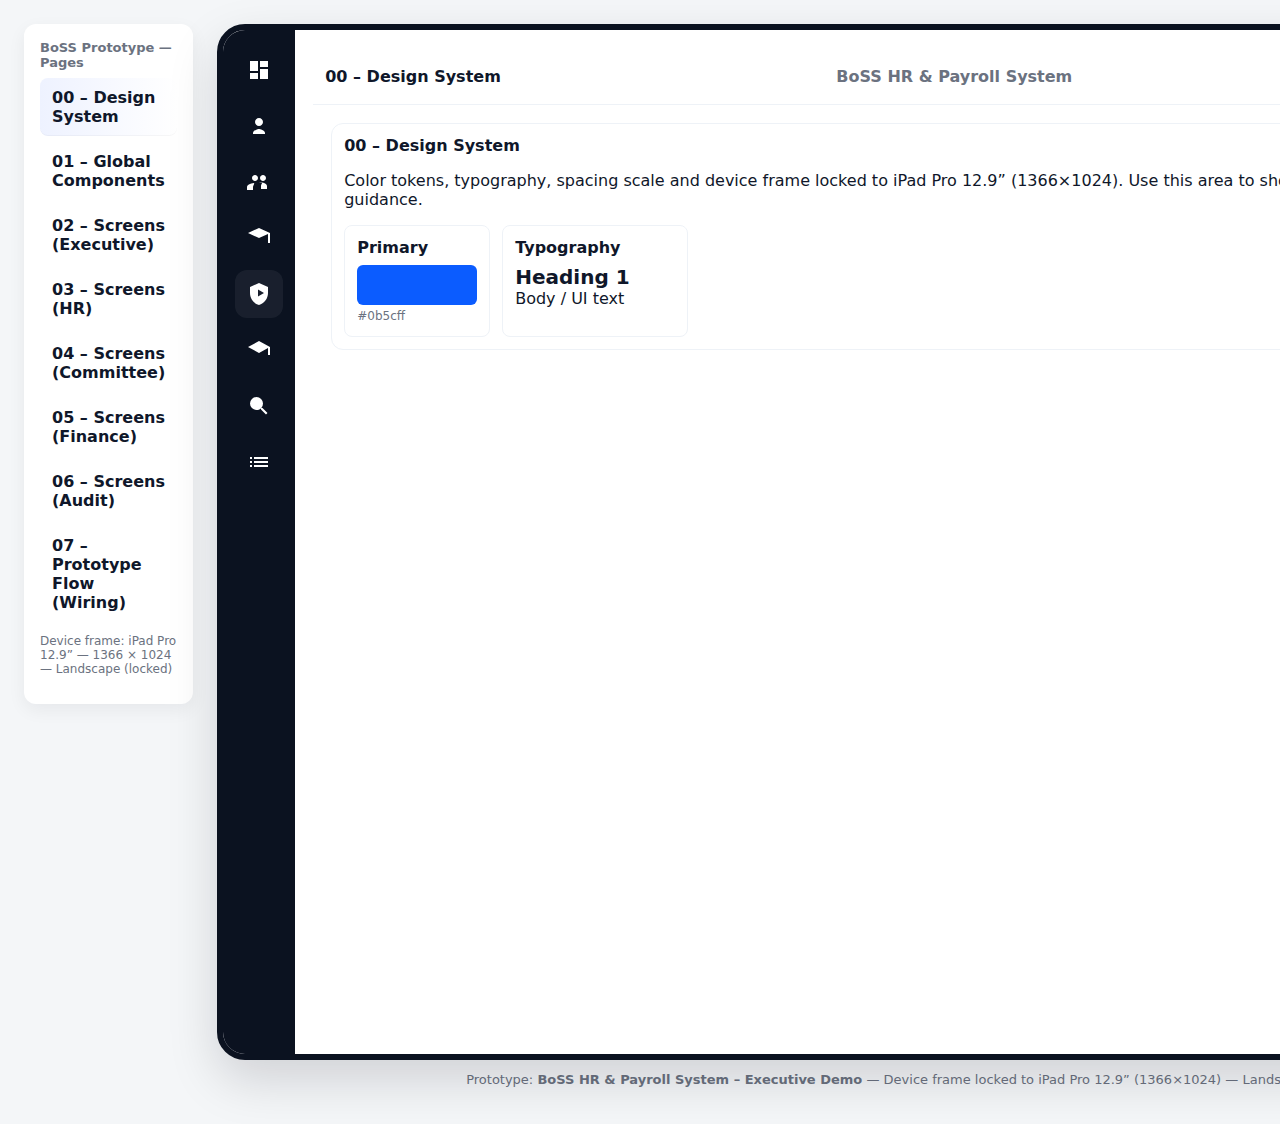
<file: index.html>
<!doctype html>
<html lang="en">
<head>
  <meta charset="utf-8" />
  <meta name="viewport" content="width=device-width, initial-scale=1" />
  <title>BoSS HR & Payroll System – Executive Demo</title>
  <style>
    :root{
      --bg:#f4f6f8;
      --accent:#0b5cff;
      --muted:#6b7280;
      --rail-width:72px;
      --device-w:1366px;
      --device-h:1024px;
      font-family:Inter, ui-sans-serif, system-ui, -apple-system, "Segoe UI", Roboto, "Helvetica Neue", Arial;
    }
    body{margin:0;background:var(--bg);color:#0f172a}
    .app{display:flex;gap:24px;padding:24px}

    /* Left app nav (outside device) */
    .app-nav{width:240px;background:#fff;border-radius:12px;padding:16px;height:fit-content;box-shadow:0 6px 18px rgba(15,23,42,0.06)}
    .app-nav h3{margin:0 0 8px 0;font-size:13px;color:var(--muted)}
    .pages{display:flex;flex-direction:column;gap:6px}
    .page-link{padding:10px 12px;border-radius:8px;font-weight:600;color:#0f172a;cursor:pointer}
    .page-link.active{background:linear-gradient(90deg,#eef2ff,#fff);box-shadow:inset 0 -1px 0 rgba(0,0,0,0.03)}

    /* Device frame */
    .device-wrap{background:transparent;display:flex;flex-direction:column;align-items:center}
    .device{
      width:var(--device-w);
      height:var(--device-h);
      background:#fff;
      border-radius:28px;
      box-shadow:0 20px 50px rgba(2,6,23,0.15);
      overflow:hidden;
      position:relative;
      border:6px solid #0b1220;
    }
    .device .viewport{width:100%;height:100%;display:flex;}

    /* Left collapsed rail inside device (72px) */
    .rail{width:var(--rail-width);background:#0b1220;color:#fff;display:flex;flex-direction:column;align-items:center;padding-top:16px;gap:8px}
    .rail .btn{width:48px;height:48px;border-radius:12px;display:flex;align-items:center;justify-content:center;cursor:pointer}
    .rail .btn svg{width:24px;height:24px;fill:currentColor}
    .rail .btn.active{background:rgba(255,255,255,0.06)}
    .rail .spacer{flex:1}

    /* Main content area */
    .screen{flex:1;padding:18px;display:flex;flex-direction:column}

    /* Top bar component */
    .topbar{height:56px;display:flex;align-items:center;gap:12px;padding:0 12px;border-bottom:1px solid #eef2f7}
    .topbar .title{font-weight:700;font-size:16px}
    .topbar .system{flex:1;text-align:center;font-weight:700;color:var(--muted)}
    .topbar .actions{display:flex;align-items:center;gap:8px}
    .role{background:#eef2ff;color:var(--accent);padding:6px 10px;border-radius:999px;font-weight:600}
    .logout{width:36px;height:36px;border-radius:8px;display:flex;align-items:center;justify-content:center;cursor:pointer}

    /* Content area */
    .content{padding:18px;overflow:auto}
    .section{background:#fff;border-radius:12px;padding:12px;margin-bottom:12px;border:1px solid #eef2f7}
    .section h4{margin:0 0 8px 0}

    /* Status badges */
    .badges{display:flex;flex-wrap:wrap;gap:8px}
    .badge{padding:6px 10px;border-radius:999px;font-weight:700;font-size:13px}
    .submitted{background:#fff7ed;color:#b45309;border:1px solid #fef3c7}
    .validated{background:#ecfeff;color:#065f46;border:1px solid #cffafe}
    .recommended{background:#eef2ff;color:#1e3a8a;border:1px solid #dbeafe}
    .approved{background:#ecfdf5;color:#065f46;border:1px solid #bbf7d0}
    .provisional{background:#f3f4f6;color:#374151;border:1px solid #e5e7eb}
    .confirmed{background:#eef2ff;color:#0b5cff;border:1px solid #dbeafe}
    .paydraft{background:#fff7f8;color:#9f1239;border:1px solid #ffe4e6}
    .paylocked{background:#111827;color:#fff}
    .sentfinance{background:#f0fdf4;color:#065f46;border:1px solid #bbf7d0}

    /* Global components preview area */
    .variant-tabs{display:flex;gap:8px;margin-bottom:12px}
    .variant-tabs button{padding:8px 12px;border-radius:8px;border:1px solid #e6edf6;background:#fff;cursor:pointer}
    .variant-tabs button.active{background:linear-gradient(90deg,#eef2ff,#fff);border-color:#c7ddff}

    /* Responsive note - locked frame so we don't change */
    .note{font-size:12px;color:var(--muted)}

    /* small helpers */
    .row{display:flex;gap:12px;align-items:center}
    code.k{background:#0b1220;color:#fff;padding:2px 6px;border-radius:6px;font-weight:700}
  </style>
</head>
<body>
  <div class="app">
    <aside class="app-nav">
      <h3>BoSS Prototype — Pages</h3>
      <div class="pages" role="navigation" aria-label="Pages">
        <div class="page-link active" data-page="page-00">00 – Design System</div>
        <div class="page-link" data-page="page-01">01 – Global Components</div>
        <div class="page-link" data-page="page-02">02 – Screens (Executive)</div>
        <div class="page-link" data-page="page-03">03 – Screens (HR)</div>
        <div class="page-link" data-page="page-04">04 – Screens (Committee)</div>
        <div class="page-link" data-page="page-05">05 – Screens (Finance)</div>
        <div class="page-link" data-page="page-06">06 – Screens (Audit)</div>
        <div class="page-link" data-page="page-07">07 – Prototype Flow (Wiring)</div>
      </div>
      <p class="note" style="margin-top:12px">Device frame: iPad Pro 12.9” — 1366 × 1024 — Landscape (locked)</p>
    </aside>

    <div class="device-wrap">
      <div class="device" role="region" aria-label="iPad Pro 12.9 inch landscape frame">
        <div class="viewport">
          <!-- Left navigation rail (collapsed) -->
          <nav class="rail" aria-label="Left Navigation Rail">
            <div class="btn" title="Dashboard" data-key="dashboard"> 
              <svg viewBox="0 0 24 24"><path d="M3 13h8V3H3v10zm0 8h8v-6H3v6zM13 21h8V11h-8v10zM13 3v6h8V3h-8z"/></svg>
            </div>
            <div class="btn" title="Recruitment" data-key="recruitment">
              <svg viewBox="0 0 24 24"><path d="M12 12c2.21 0 4-1.79 4-4s-1.79-4-4-4-4 1.79-4 4 1.79 4 4 4zm-6 8v-1c0-2.76 5.24-4 6-4s6 1.24 6 4v1H6z"/></svg>
            </div>
            <div class="btn" title="Employees" data-key="employees">
              <svg viewBox="0 0 24 24"><path d="M16 11c1.66 0 2.99-1.34 2.99-3S17.66 5 16 5s-3 1.34-3 3 1.34 3 3 3zM8 11c1.66 0 2.99-1.34 2.99-3S9.66 5 8 5 5 6.34 5 8s1.34 3 3 3zm0 2c-2.67 0-8 1.34-8 4v3h6v-3c0-.9.36-1.73.94-2.35C6.63 13.6 7.29 13 8 13zm8 0c-.29 0-.62.02-.97.05C14.97 13.44 14 14.7 14 16v3h6v-3c0-2.66-5.33-4-8-4z"/></svg>
            </div>
            <div class="btn" title="Establishment" data-key="establishment">
              <svg viewBox="0 0 24 24"><path d="M12 2L1 7l11 5 9-4.09V17h2V7L12 2z"/></svg>
            </div>
            <div class="btn active" title="Payroll" data-key="payroll">
              <svg viewBox="0 0 24 24"><path d="M12 1L3 5v6c0 5.55 3.84 10.74 9 12 5.16-1.26 9-6.45 9-12V5l-9-4zM11 14.5v-7l6 3.5-6 3.5z"/></svg>
            </div>
            <div class="btn" title="Finance Handoff" data-key="finance">
              <svg viewBox="0 0 24 24"><path d="M12 3L1 9l11 6 9-4.91V17h2V9L12 3z"/></svg>
            </div>
            <div class="btn" title="Audit" data-key="audit">
              <svg viewBox="0 0 24 24"><path d="M15.5 14h-.79l-.28-.27A6.471 6.471 0 0016 9.5 6.5 6.5 0 109.5 16c1.61 0 3.09-.59 4.23-1.57l.27.28v.79l4.99 5 1.49-1.49-5-4.99z"/></svg>
            </div>
            <div class="btn" title="Reports" data-key="reports">
              <svg viewBox="0 0 24 24"><path d="M3 13h2v-2H3v2zm0 4h2v-2H3v2zm0-8h2V7H3v2zm4 4h14v-2H7v2zm0 4h14v-2H7v2zm0-10v2h14V7H7z"/></svg>
            </div>
            <div class="spacer"></div>
          </nav>

          <main class="screen">
            <div class="topbar">
              <div class="title" id="screen-title">00 – Design System</div>
              <div class="system">BoSS HR & Payroll System</div>
              <div class="actions">
                <div class="role" id="role-label">Executive</div>
                <div class="logout" title="Logout">
                  <svg viewBox="0 0 24 24" width="18" height="18"><path d="M16 13v-2H7V8l-5 4 5 4v-3zM20 3h-8v2h8v14h-8v2h8c1.1 0 2-.9 2-2V5c0-1.1-.9-2-2-2z"/></svg>
                </div>
              </div>
            </div>

            <div class="content">
              <!-- Pages (sections) -->

              <section class="section" id="page-00">
                <h4>00 – Design System</h4>
                <p>Color tokens, typography, spacing scale and device frame locked to iPad Pro 12.9” (1366×1024). Use this area to show the design tokens and usage guidance.</p>
                <div style="display:flex;gap:12px;margin-top:12px;flex-wrap:wrap">
                  <div style="width:120px;background:#fff;padding:12px;border-radius:8px;border:1px solid #eef2f7">
                    <strong>Primary</strong>
                    <div style="height:40px;background:var(--accent);border-radius:6px;margin-top:8px"></div>
                    <small class="note">#0b5cff</small>
                  </div>
                  <div style="width:160px;background:#fff;padding:12px;border-radius:8px;border:1px solid #eef2f7">
                    <strong>Typography</strong>
                    <div style="margin-top:8px"><div style="font-size:20px;font-weight:700">Heading 1</div><div style="font-size:16px">Body / UI text</div></div>
                  </div>
                </div>
              </section>

              <section class="section" id="page-01" style="display:none">
                <h4>01 – Global Components</h4>
                <p>All global components are defined here once and reused across screens: Left Navigation Rail (72px collapsed, icons only), Top Bar, and Status Badges (variants).</p>

                <div class="section">
                  <h4>Left Navigation Rail (collapsed — 72px)</h4>
                  <p class="note">Icons only, width: <code class="k">72px</code>. Below we show three variants (Executive / HR / Audit). The in-device rail is already 72px and collapsed.</p>
                  <div class="variant-tabs" role="tablist">
                    <button class="active" data-variant="exec">Executive</button>
                    <button data-variant="hr">HR</button>
                    <button data-variant="audit">Audit</button>
                  </div>
                  <div id="rail-preview" style="border-radius:8px;overflow:hidden;border:1px solid #eef2f7;display:inline-block">
                    <!-- a live small preview replicating the rail -->
                    <div style="width:72px;background:#0b1220;color:#fff;padding-top:12px;display:flex;flex-direction:column;gap:8px;align-items:center">
                      <div style="width:48px;height:48px;border-radius:12px;background:rgba(255,255,255,0.03);display:flex;align-items:center;justify-content:center">D</div>
                      <div style="width:48px;height:48px;border-radius:12px;display:flex;align-items:center;justify-content:center">R</div>
                      <div style="width:48px;height:48px;border-radius:12px;display:flex;align-items:center;justify-content:center">E</div>
                      <div style="height:12px"></div>
                    </div>
                  </div>
                </div>

                <div class="section">
                  <h4>Top Bar Component</h4>
                  <p class="note">Structure — screen title (left), System name: <strong>BoSS HR & Payroll System</strong> (center), Role label (right) and Logout icon.</p>
                  <div style="border:1px solid #eef2f7;border-radius:8px;padding:12px;background:#fff;max-width:800px">
                    <div style="display:flex;align-items:center;gap:8px">
                      <div style="font-weight:700">Screen title</div>
                      <div style="flex:1;text-align:center;color:var(--muted);font-weight:700">BoSS HR & Payroll System</div>
                      <div style="display:flex;align-items:center;gap:8px"><div style="background:#eef2ff;color:var(--accent);padding:6px 10px;border-radius:999px">Executive</div><div style="width:36px;height:36px;border-radius:8px;background:#f8fafc;display:flex;align-items:center;justify-content:center">⎋</div></div>
                    </div>
                  </div>
                </div>

                <div class="section">
                  <h4>Status Badge Component</h4>
                  <p class="note">Variants used on lists, rows and payroll status indicators.</p>
                  <div class="badges" style="margin-top:8px">
                    <div class="badge submitted">Submitted</div>
                    <div class="badge validated">Validated by HR</div>
                    <div class="badge recommended">Recommended by Committee</div>
                    <div class="badge approved">Approved for Appointment</div>
                    <div class="badge provisional">Provisional Employee</div>
                    <div class="badge confirmed">Confirmed Employee</div>
                    <div class="badge paydraft">Payroll Draft</div>
                    <div class="badge paylocked">Payroll Locked</div>
                    <div class="badge sentfinance">Sent to Finance</div>
                  </div>
                </div>
              </section>

              <section class="section" id="page-02" style="display:none">
                <h4>02 – Screens (Executive)</h4>
                <p>Executive-specific screens go here — dashboard summaries, approval workflows, committee recommendations and quick actions.</p>
              </section>

              <section class="section" id="page-03" style="display:none">
                <h4>03 – Screens (HR)</h4>
                <p>HR screens: candidate tracking, validation controls, personnel records and appointments.</p>
              </section>

              <section class="section" id="page-04" style="display:none">
                <h4>04 – Screens (Committee)</h4>
                <p>Committee review pages: recommendations, notes, voting and scheduling.</p>
              </section>

              <section class="section" id="page-05" style="display:none">
                <h4>05 – Screens (Finance)</h4>
                <p>Finance handoff, payroll exports, reconciliation and payment status.</p>
              </section>

              <section class="section" id="page-06" style="display:none">
                <h4>06 – Screens (Audit)</h4>
                <p>Audit trails, activity logs, tamper evidence and approvals history.</p>
              </section>

              <section class="section" id="page-07" style="display:none">
                <h4>07 – Prototype Flow (Wiring)</h4>
                <p>Flow wiring for the prototype: which screen triggers what action. Use this page to wire interactive hotspots for demos.</p>
              </section>

            </div>

          </main>
        </div>
      </div>
      <p style="margin-top:12px;color:var(--muted);font-size:13px">Prototype: <strong>BoSS HR & Payroll System – Executive Demo</strong> — Device frame locked to iPad Pro 12.9” (1366×1024) — Landscape only.</p>
    </div>

  </div>

  <script>
    // Page switching
    document.querySelectorAll('.page-link').forEach(el=>el.addEventListener('click',ev=>{
      document.querySelectorAll('.page-link').forEach(x=>x.classList.remove('active'));
      ev.currentTarget.classList.add('active');
      const page = ev.currentTarget.dataset.page;
      document.querySelectorAll('.section[id^="page-"]').forEach(s=>s.style.display = s.id === page ? 'block' : 'none');
      document.getElementById('screen-title').textContent = ev.currentTarget.textContent;
    }));

    // Variant tabs for rail
    document.querySelectorAll('.variant-tabs button').forEach(btn=>btn.addEventListener('click',ev=>{
      document.querySelectorAll('.variant-tabs button').forEach(b=>b.classList.remove('active'));
      ev.currentTarget.classList.add('active');
      const v = ev.currentTarget.dataset.variant;
      const preview = document.getElementById('rail-preview');
      // swap simple content to show label differences (icons-only rail stays same width)
      if(v==='exec') preview.innerHTML = '<div style="width:72px;background:#0b1220;color:#fff;padding-top:12px;display:flex;flex-direction:column;gap:8px;align-items:center'>\n  <div style="width:48px;height:48px;border-radius:12px;background:rgba(255,255,255,0.03);display:flex;align-items:center;justify-content:center">D</div>\n  <div style="width:48px;height:48px;border-radius:12px;display:flex;align-items:center;justify-content:center">R</div>\n  <div style="width:48px;height:48px;border-radius:12px;display:flex;align-items:center;justify-content:center">E</div>\n</div>';
      if(v==='hr') preview.innerHTML = '<div style="width:72px;background:#04263a;color:#fff;padding-top:12px;display:flex;flex-direction:column;gap:8px;align-items:center'>\n  <div style="width:48px;height:48px;border-radius:12px;background:rgba(255,255,255,0.03);display:flex;align-items:center;justify-content:center">C</div>\n  <div style="width:48px;height:48px;border-radius:12px;display:flex;align-items:center;justify-content:center">E</div>\n  <div style="width:48px;height:48px;border-radius:12px;display:flex;align-items:center;justify-content:center">P</div>\n</div>';
      if(v==='audit') preview.innerHTML = '<div style="width:72px;background:#2a0b12;color:#fff;padding-top:12px;display:flex;flex-direction:column;gap:8px;align-items:center'>\n  <div style="width:48px;height:48px;border-radius:12px;background:rgba(255,255,255,0.03);display:flex;align-items:center;justify-content:center">A</div>\n  <div style="width:48px;height:48px;border-radius:12px;display:flex;align-items:center;justify-content:center">S</div>\n  <div style="width:48px;height:48px;border-radius:12px;display:flex;align-items:center;justify-content:center">R</div>\n</div>';
    }));

    // Simple rail button click to simulate navigation
    document.querySelectorAll('.rail .btn').forEach(b=>b.addEventListener('click',ev=>{
      const key = ev.currentTarget.dataset.key;
      alert('Rail item clicked: '+key+' (prototype)')
    }));

    // Keep frame locked: disable resizing behavior (note for demo)
  </script>
</body>
</html>
</file>
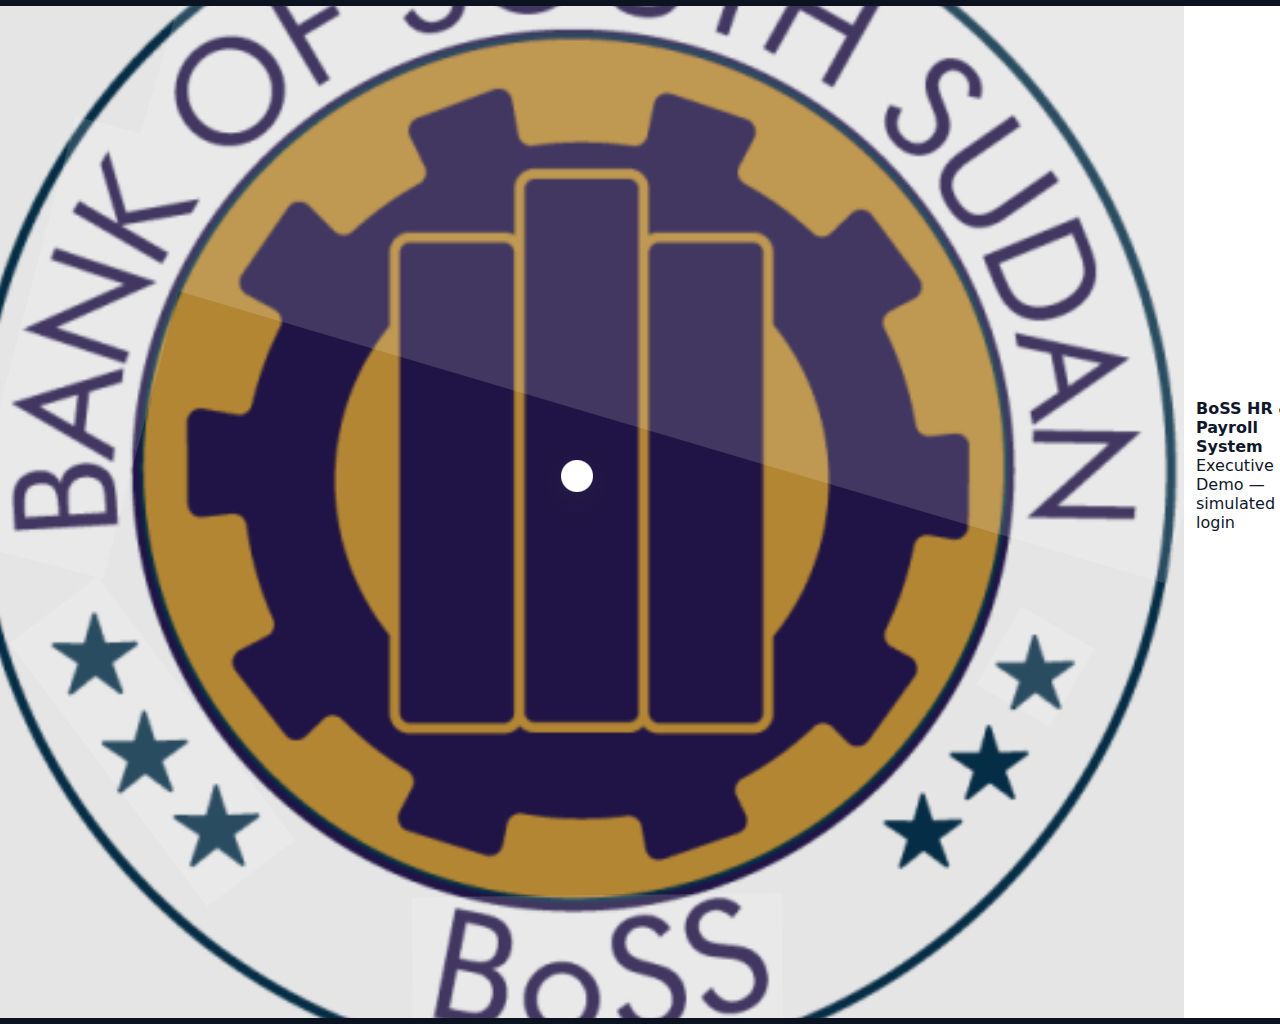
<file: 00-login.html>
<!doctype html>
<html lang="en">
<head>
  <meta charset="utf-8" />
  <meta name="viewport" content="width=device-width, initial-scale=1" />
  <title>00 – Login — BoSS HR & Payroll System</title>
  <link rel="stylesheet" href="assets/styles.css" />
</head>
<body>
  <div class="device-wrap">
    <div class="device">
      <div class="viewport">
        <!-- center login panel inside device -->
        <main style="flex:1;display:flex;align-items:center;justify-content:center">
          <div class="login-panel">
            <div style="display:flex;align-items:center;gap:12px;margin-bottom:12px">
              <img src="assets/boss-logo.jpeg" class="logo" alt="BoSS logo" />
              <div>
                <div style="font-weight:800">BoSS HR & Payroll System</div>
                <div class="small">Executive Demo — simulated login</div>
              </div>
            </div>
            <form id="login-form">
              <div class="form-row"><input class="input" name="username" placeholder="Username" required /></div>
              <div class="form-row"><input type="password" class="input" name="password" placeholder="Password" required /></div>
              <div class="form-row"><button class="btn-primary" type="submit">Sign in (demo)</button></div>
              <div id="login-error" class="small" style="color:#9f1239"></div>
            </form>
            <div class="footer">Use <strong>demo</strong> / <strong>demo</strong> for the Executive demo account</div>
          </div>
        </main>
      </div>
    </div>
  </div>
  <script src="assets/app.js"></script>
</body>
</html>
</file>
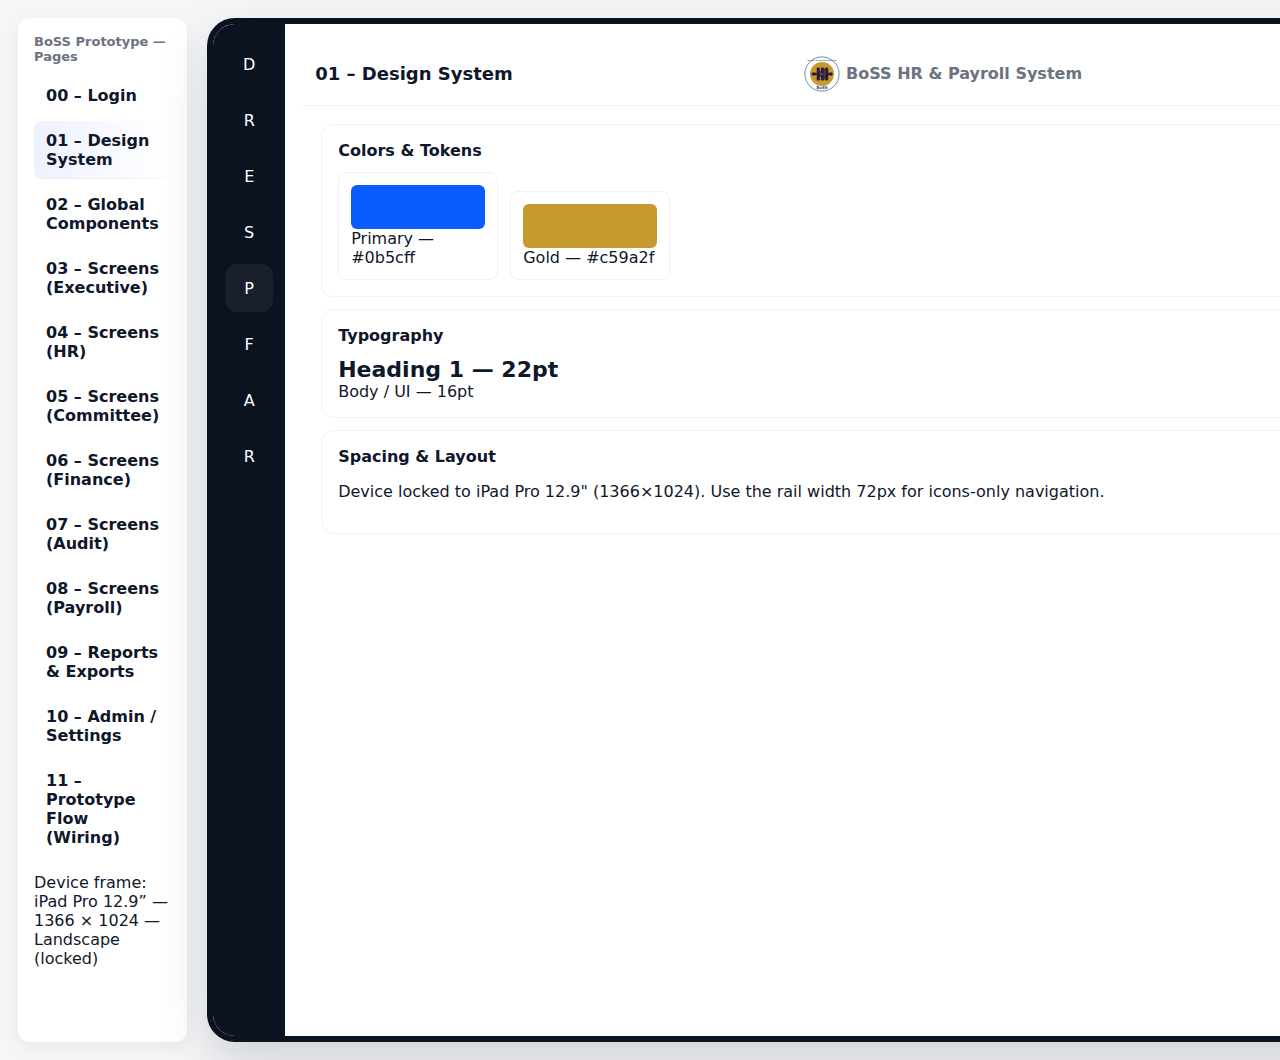
<file: 01-design-system.html>
<!doctype html>
<html lang="en">
<head>
  <meta charset="utf-8" />
  <meta name="viewport" content="width=device-width, initial-scale=1" />
  <title>01 – Design System — BoSS</title>
  <link rel="stylesheet" href="assets/styles.css" />
</head>
<body>
  <div class="app">
    <aside class="app-nav">
      <h3>BoSS Prototype — Pages</h3>
      <div class="pages">
        <div class="page-link" data-href="00-login.html">00 – Login</div>
        <div class="page-link active" data-href="01-design-system.html">01 – Design System</div>
        <div class="page-link" data-href="02-global-components.html">02 – Global Components</div>
        <div class="page-link" data-href="03-screens-executive.html">03 – Screens (Executive)</div>
        <div class="page-link" data-href="04-screens-hr.html">04 – Screens (HR)</div>
        <div class="page-link" data-href="05-screens-committee.html">05 – Screens (Committee)</div>
        <div class="page-link" data-href="06-screens-finance.html">06 – Screens (Finance)</div>
        <div class="page-link" data-href="07-screens-audit.html">07 – Screens (Audit)</div>
        <div class="page-link" data-href="08-screens-payroll.html">08 – Screens (Payroll)</div>
        <div class="page-link" data-href="09-reports-exports.html">09 – Reports & Exports</div>
        <div class="page-link" data-href="10-admin-settings.html">10 – Admin / Settings</div>
        <div class="page-link" data-href="11-prototype-flow.html">11 – Prototype Flow (Wiring)</div>
      </div>
      <p class="note">Device frame: iPad Pro 12.9” — 1366 × 1024 — Landscape (locked)</p>
    </aside>

    <div class="device-wrap">
      <div class="device">
        <div class="viewport">
          <nav class="rail" aria-label="Left Navigation Rail">
            <div class="btn" data-href="03-screens-executive.html" data-key="dashboard">D</div>
            <div class="btn" data-href="04-screens-hr.html" data-key="recruitment">R</div>
            <div class="btn" data-href="04-screens-hr.html" data-key="employees">E</div>
            <div class="btn" data-href="06-screens-finance.html" data-key="establishment">S</div>
            <div class="btn active" data-href="08-screens-payroll.html" data-key="payroll">P</div>
            <div class="btn" data-href="06-screens-finance.html" data-key="finance">F</div>
            <div class="btn" data-href="07-screens-audit.html" data-key="audit">A</div>
            <div class="btn" data-href="09-reports-exports.html" data-key="reports">R</div>
            <div class="spacer"></div>
          </nav>

          <main class="screen">
            <div class="topbar">
              <div class="title">01 – Design System</div>
              <div class="system"><img src="assets/boss-logo.svg" alt="logo" style="height:36px;vertical-align:middle" /> BoSS HR & Payroll System</div>
              <div class="actions"><div class="role role-label">Executive</div><div class="logout">⎋</div></div>
            </div>

            <div class="content">
              <section class="section">
                <h4>Colors & Tokens</h4>
                <div style="display:flex;gap:12px;align-items:flex-end">
                  <div style="width:160px;padding:12px;background:var(--card);border-radius:8px;border:1px solid #eef2f7"><div style="height:44px;background:var(--accent);border-radius:6px"></div><div class="small">Primary — #0b5cff</div></div>
                  <div style="width:160px;padding:12px;background:var(--card);border-radius:8px;border:1px solid #eef2f7"><div style="height:44px;background:#c59a2f;border-radius:6px"></div><div class="small">Gold — #c59a2f</div></div>
                </div>
              </section>

              <section class="section">
                <h4>Typography</h4>
                <div style="font-size:22px;font-weight:800">Heading 1 — 22pt</div>
                <div style="font-size:16px">Body / UI — 16pt</div>
              </section>

              <section class="section">
                <h4>Spacing & Layout</h4>
                <p class="small">Device locked to iPad Pro 12.9" (1366×1024). Use the rail width 72px for icons-only navigation.</p>
              </section>
            </div>
          </main>
        </div>
      </div>
    </div>
  </div>
  <script src="assets/app.js"></script>
</body>
</html>
</file>
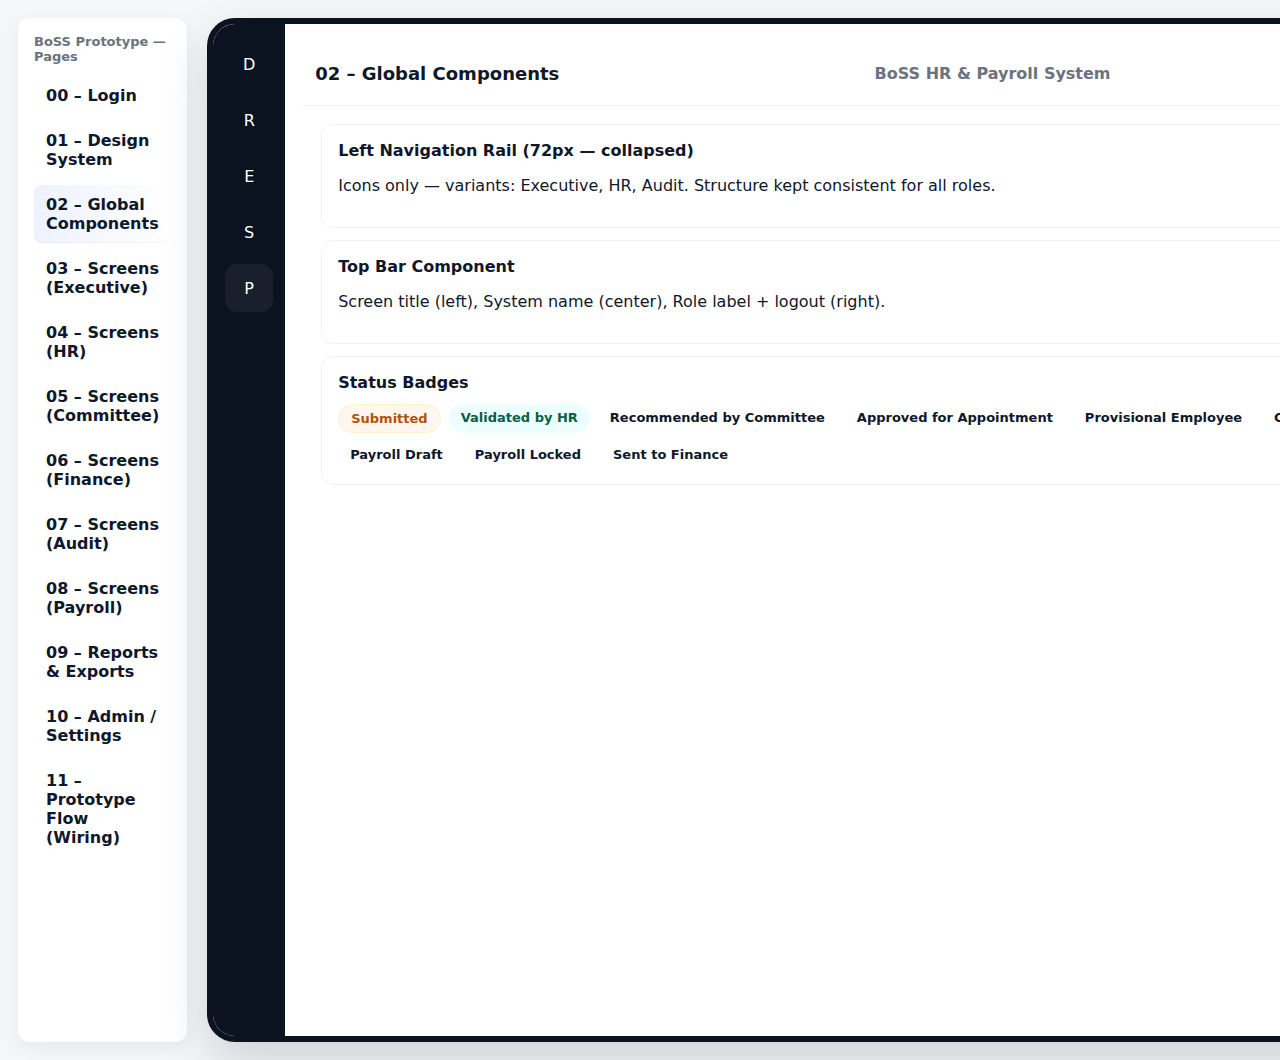
<file: 02-global-components.html>
<!doctype html>
<html lang="en">
<head><meta charset="utf-8"/><meta name="viewport" content="width=device-width, initial-scale=1"/><title>02 – Global Components</title><link rel="stylesheet" href="assets/styles.css"/></head>
<body>
  <div class="app">
    <aside class="app-nav">
      <h3>BoSS Prototype — Pages</h3>
      <div class="pages">
        <!-- same nav links -->
        <div class="page-link" data-href="00-login.html">00 – Login</div>
        <div class="page-link" data-href="01-design-system.html">01 – Design System</div>
        <div class="page-link active" data-href="02-global-components.html">02 – Global Components</div>
        <div class="page-link" data-href="03-screens-executive.html">03 – Screens (Executive)</div>
        <div class="page-link" data-href="04-screens-hr.html">04 – Screens (HR)</div>
        <div class="page-link" data-href="05-screens-committee.html">05 – Screens (Committee)</div>
        <div class="page-link" data-href="06-screens-finance.html">06 – Screens (Finance)</div>
        <div class="page-link" data-href="07-screens-audit.html">07 – Screens (Audit)</div>
        <div class="page-link" data-href="08-screens-payroll.html">08 – Screens (Payroll)</div>
        <div class="page-link" data-href="09-reports-exports.html">09 – Reports & Exports</div>
        <div class="page-link" data-href="10-admin-settings.html">10 – Admin / Settings</div>
        <div class="page-link" data-href="11-prototype-flow.html">11 – Prototype Flow (Wiring)</div>
      </div>
    </aside>
    <div class="device-wrap"><div class="device"><div class="viewport">
      <nav class="rail"><div class="btn">D</div><div class="btn">R</div><div class="btn">E</div><div class="btn">S</div><div class="btn active">P</div><div class="spacer"></div></nav>
      <main class="screen"><div class="topbar"><div class="title">02 – Global Components</div><div class="system">BoSS HR & Payroll System</div><div class="actions"><div class="role role-label">Executive</div></div></div>
      <div class="content">
        <section class="section"><h4>Left Navigation Rail (72px — collapsed)</h4><p class="small">Icons only — variants: Executive, HR, Audit. Structure kept consistent for all roles.</p></section>
        <section class="section"><h4>Top Bar Component</h4><p class="small">Screen title (left), System name (center), Role label + logout (right).</p></section>
        <section class="section"><h4>Status Badges</h4><div class="badges"><div class="badge submitted">Submitted</div><div class="badge validated">Validated by HR</div><div class="badge recommended">Recommended by Committee</div><div class="badge approved">Approved for Appointment</div><div class="badge provisional">Provisional Employee</div><div class="badge confirmed">Confirmed Employee</div><div class="badge paydraft">Payroll Draft</div><div class="badge paylocked">Payroll Locked</div><div class="badge sentfinance">Sent to Finance</div></div></section>
      </div></main>
    </div></div></div>
  </div>
  <script src="assets/app.js"></script>
</body>
</html>
</file>
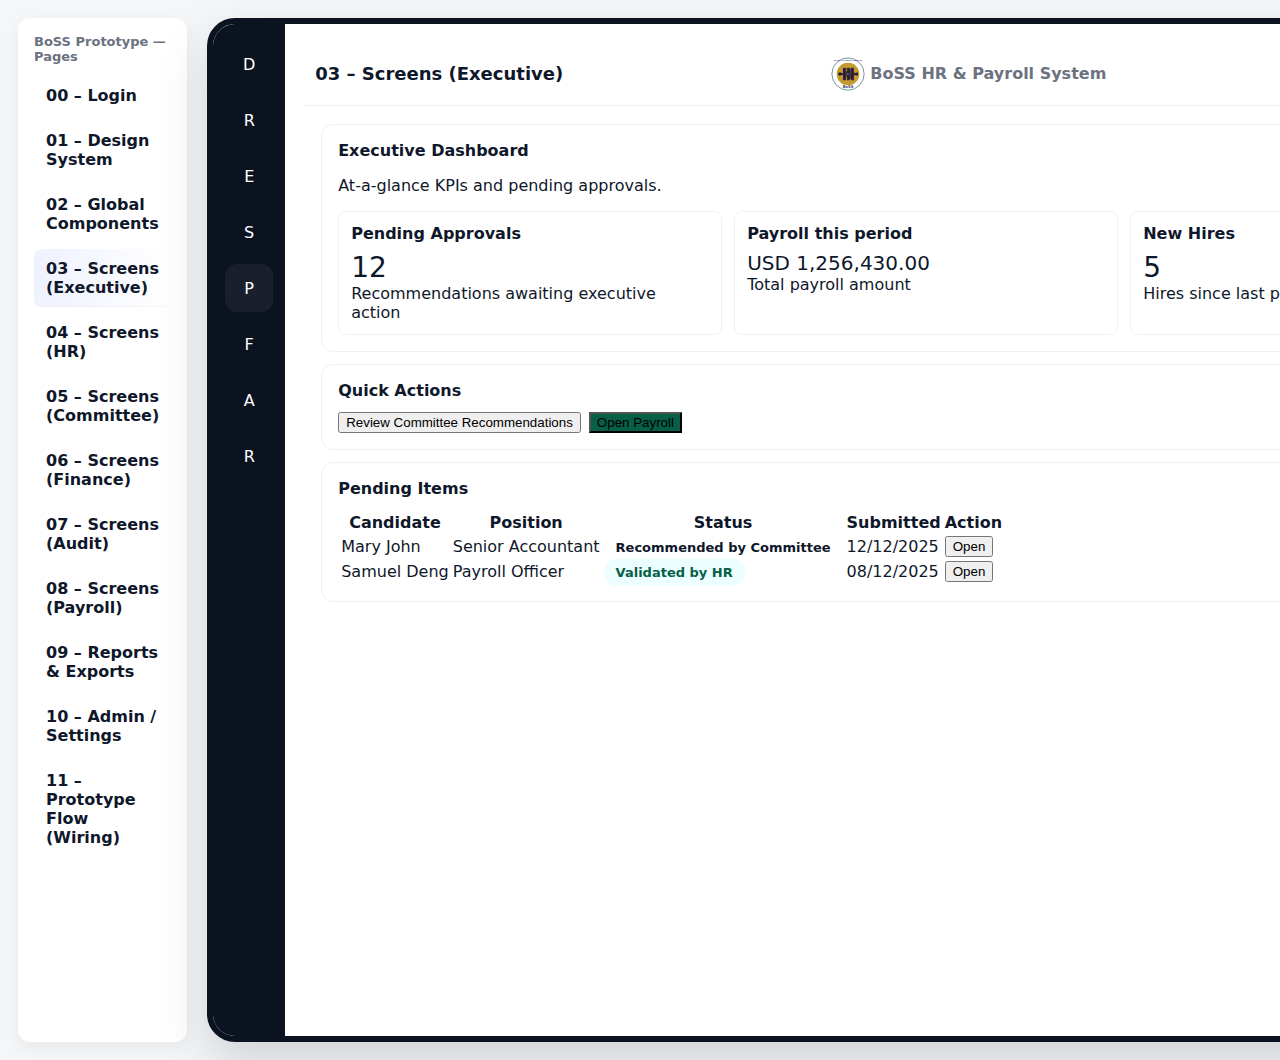
<file: 03-screens-executive.html>
<!doctype html>
<html lang="en">
<head><meta charset="utf-8"/><meta name="viewport" content="width=device-width, initial-scale=1"/><title>03 – Screens (Executive)</title><link rel="stylesheet" href="assets/styles.css"/></head>
<body>
  <div class="app">
    <aside class="app-nav">
      <h3>BoSS Prototype — Pages</h3>
      <div class="pages">
        <div class="page-link" data-href="00-login.html">00 – Login</div>
        <div class="page-link" data-href="01-design-system.html">01 – Design System</div>
        <div class="page-link" data-href="02-global-components.html">02 – Global Components</div>
        <div class="page-link active" data-href="03-screens-executive.html">03 – Screens (Executive)</div>
        <div class="page-link" data-href="04-screens-hr.html">04 – Screens (HR)</div>
        <div class="page-link" data-href="05-screens-committee.html">05 – Screens (Committee)</div>
        <div class="page-link" data-href="06-screens-finance.html">06 – Screens (Finance)</div>
        <div class="page-link" data-href="07-screens-audit.html">07 – Screens (Audit)</div>
        <div class="page-link" data-href="08-screens-payroll.html">08 – Screens (Payroll)</div>
        <div class="page-link" data-href="09-reports-exports.html">09 – Reports & Exports</div>
        <div class="page-link" data-href="10-admin-settings.html">10 – Admin / Settings</div>
        <div class="page-link" data-href="11-prototype-flow.html">11 – Prototype Flow (Wiring)</div>
      </div>
    </aside>
    <div class="device-wrap"><div class="device"><div class="viewport">
      <nav class="rail"><div class="btn" data-href="03-screens-executive.html" data-key="dashboard">D</div><div class="btn" data-href="04-screens-hr.html" data-key="recruitment">R</div><div class="btn" data-href="04-screens-hr.html" data-key="employees">E</div><div class="btn" data-href="06-screens-finance.html" data-key="establishment">S</div><div class="btn active" data-href="08-screens-payroll.html" data-key="payroll">P</div><div class="btn" data-href="06-screens-finance.html" data-key="finance">F</div><div class="btn" data-href="07-screens-audit.html" data-key="audit">A</div><div class="btn" data-href="09-reports-exports.html" data-key="reports">R</div><div class="spacer"></div></nav>
      <main class="screen">
        <div class="topbar"><div class="title">03 – Screens (Executive)</div><div class="system"><img src="assets/boss-logo.svg" alt="logo" style="height:34px;vertical-align:middle"/> BoSS HR & Payroll System</div><div class="actions"><div class="role role-label">Executive</div><div class="logout">⎋</div></div></div>
        <div class="content">
          <section class="section"><h4>Executive Dashboard</h4><p class="small">At-a-glance KPIs and pending approvals.</p>
            <div style="display:flex;gap:12px;flex-wrap:wrap">
              <div style="flex:1;min-width:220px;background:#fff;padding:12px;border-radius:8px;border:1px solid #eef2f7"><strong>Pending Approvals</strong><div style="font-size:28px;margin-top:8px">12</div><div class="small">Recommendations awaiting executive action</div></div>
              <div style="flex:1;min-width:220px;background:#fff;padding:12px;border-radius:8px;border:1px solid #eef2f7"><strong>Payroll this period</strong><div style="font-size:20px;margin-top:8px">USD 1,256,430.00</div><div class="small">Total payroll amount</div></div>
              <div style="flex:1;min-width:220px;background:#fff;padding:12px;border-radius:8px;border:1px solid #eef2f7"><strong>New Hires</strong><div style="font-size:28px;margin-top:8px">5</div><div class="small">Hires since last pay period</div></div>
            </div>
          </section>

          <section class="section"><h4>Quick Actions</h4>
            <div style="display:flex;gap:8px"><button class="btn-primary" onclick="window.location.href='05-screens-committee.html'">Review Committee Recommendations</button><button class="btn-primary" style="background:#065f46" onclick="window.location.href='08-screens-payroll.html'">Open Payroll</button></div>
          </section>

          <section class="section"><h4>Pending Items</h4>
            <table class="table"><thead><tr><th>Candidate</th><th>Position</th><th>Status</th><th>Submitted</th><th>Action</th></tr></thead>
            <tbody>
              <tr><td>Mary John</td><td>Senior Accountant</td><td><span class="badge recommended">Recommended by Committee</span></td><td>12/12/2025</td><td><button class="btn-primary" onclick="alert('Open detail (prototype)')">Open</button></td></tr>
              <tr><td>Samuel Deng</td><td>Payroll Officer</td><td><span class="badge validated">Validated by HR</span></td><td>08/12/2025</td><td><button class="btn-primary" onclick="alert('Open detail (prototype)')">Open</button></td></tr>
            </tbody></table>
          </section>

        </div>
      </main>
    </div></div></div>
  </div>
  <script src="assets/app.js"></script>
</body>
</html>
</file>
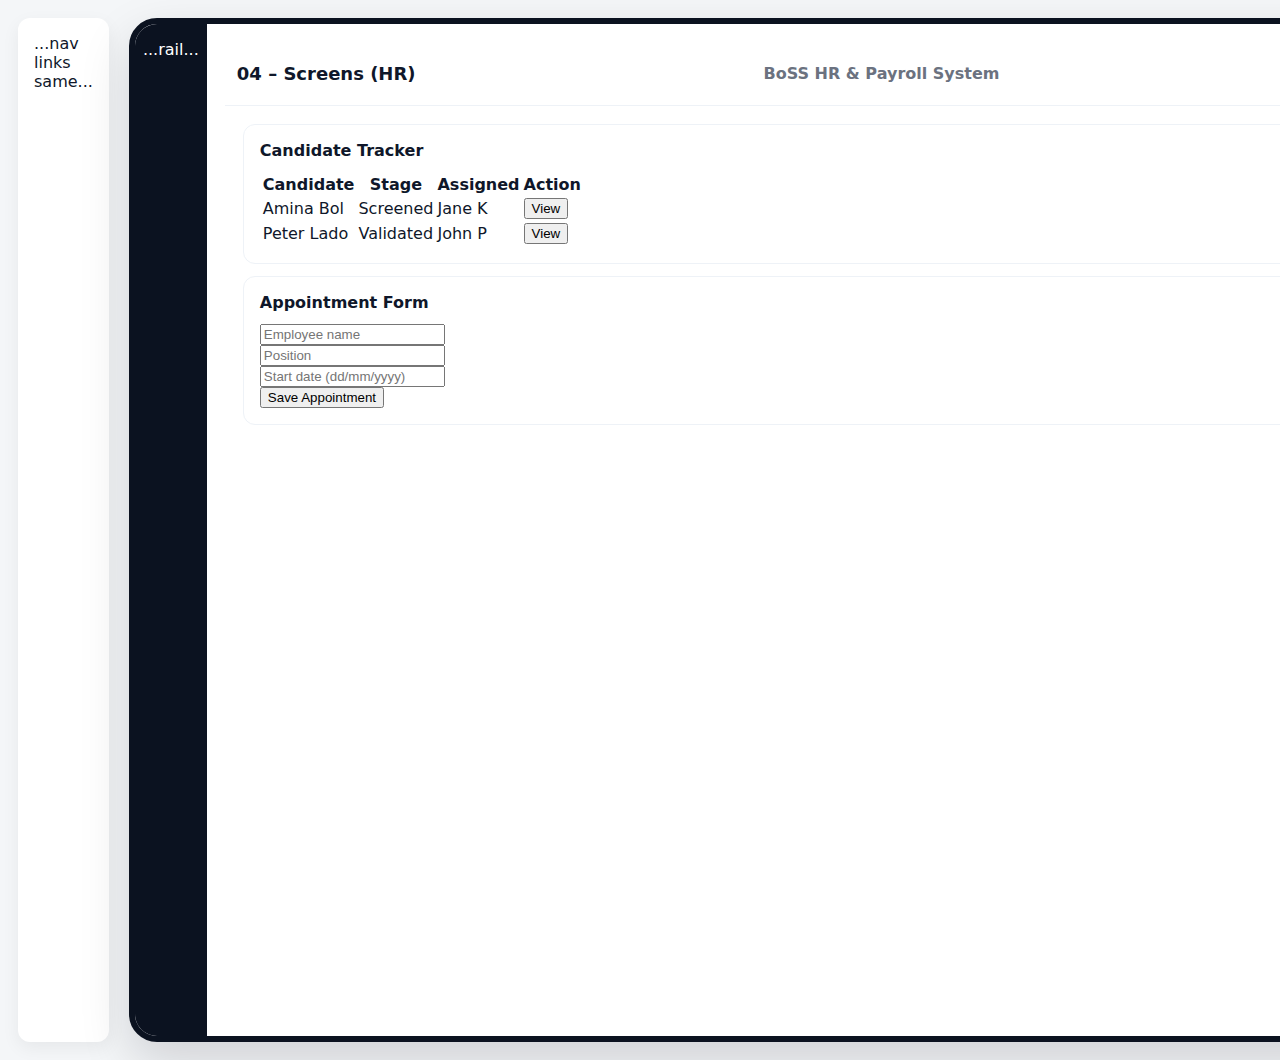
<file: 04-screens-hr.html>
<!doctype html>
<html lang="en"><head><meta charset="utf-8"/><meta name="viewport" content="width=device-width, initial-scale=1"/><title>04 – Screens (HR)</title><link rel="stylesheet" href="assets/styles.css"/></head><body>
  <div class="app"><aside class="app-nav">...nav links same...</aside>
  <div class="device-wrap"><div class="device"><div class="viewport">
  <nav class="rail">...rail...</nav>
  <main class="screen"><div class="topbar"><div class="title">04 – Screens (HR)</div><div class="system">BoSS HR & Payroll System</div><div class="actions"><div class="role role-label">HR</div></div></div>
  <div class="content">
    <section class="section"><h4>Candidate Tracker</h4>
      <table class="table"><thead><tr><th>Candidate</th><th>Stage</th><th>Assigned</th><th>Action</th></tr></thead>
      <tbody>
        <tr><td>Amina Bol</td><td>Screened</td><td>Jane K</td><td><button class="btn-primary">View</button></td></tr>
        <tr><td>Peter Lado</td><td>Validated</td><td>John P</td><td><button class="btn-primary">View</button></td></tr>
      </tbody></table>
    </section>
    <section class="section"><h4>Appointment Form</h4>
      <form><div class="form-row"><input class="input" placeholder="Employee name"/></div>
      <div class="form-row"><input class="input" placeholder="Position"/></div>
      <div class="form-row"><input class="input" placeholder="Start date (dd/mm/yyyy)"/></div>
      <div class="form-row"><button class="btn-primary">Save Appointment</button></div></form>
    </section>
  </div></main>
  </div></div></div></div>
  <script src="assets/app.js"></script>
</body></html>
</file>
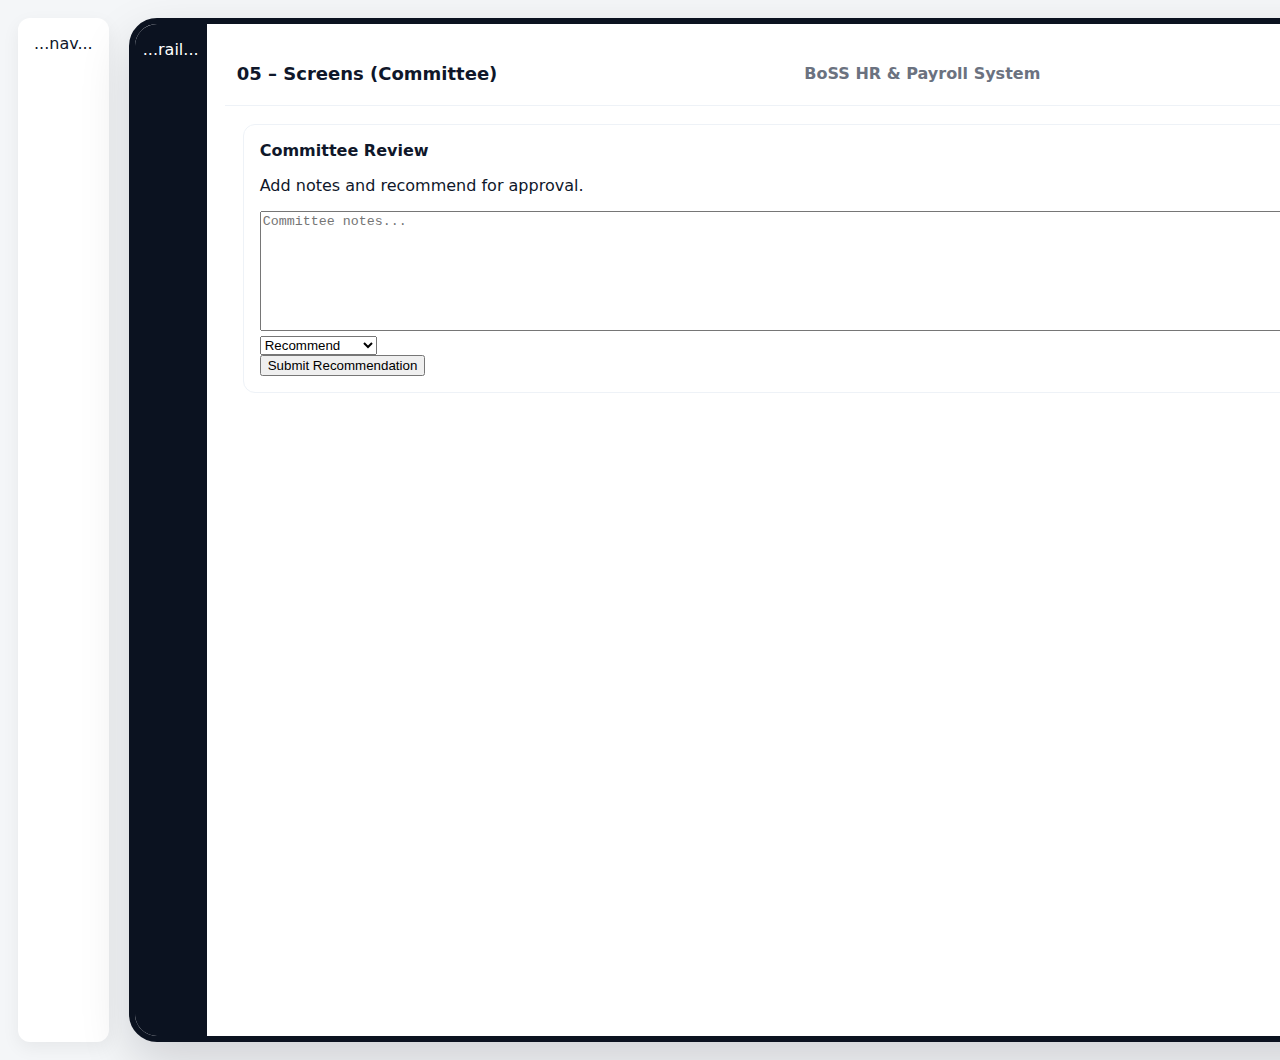
<file: 05-screens-committee.html>
<!doctype html>
<html lang="en"><head><meta charset="utf-8"/><meta name="viewport" content="width=device-width, initial-scale=1"/><title>05 – Screens (Committee)</title><link rel="stylesheet" href="assets/styles.css"/></head><body>
  <div class="app"><aside class="app-nav">...nav...</aside>
  <div class="device-wrap"><div class="device"><div class="viewport">
  <nav class="rail">...rail...</nav>
  <main class="screen"><div class="topbar"><div class="title">05 – Screens (Committee)</div><div class="system">BoSS HR & Payroll System</div><div class="actions"><div class="role role-label">Committee</div></div></div>
  <div class="content">
    <section class="section"><h4>Committee Review</h4>
      <p class="small">Add notes and recommend for approval.</p>
      <form><div class="form-row"><textarea class="input" style="width:100%;height:120px" placeholder="Committee notes..."></textarea></div>
      <div class="form-row"><select class="input"><option>Recommend</option><option>Not recommend</option></select></div>
      <div class="form-row"><button class="btn-primary">Submit Recommendation</button></div></form>
    </section>
  </div></main>
  </div></div></div></div>
  <script src="assets/app.js"></script>
</body></html>
</file>
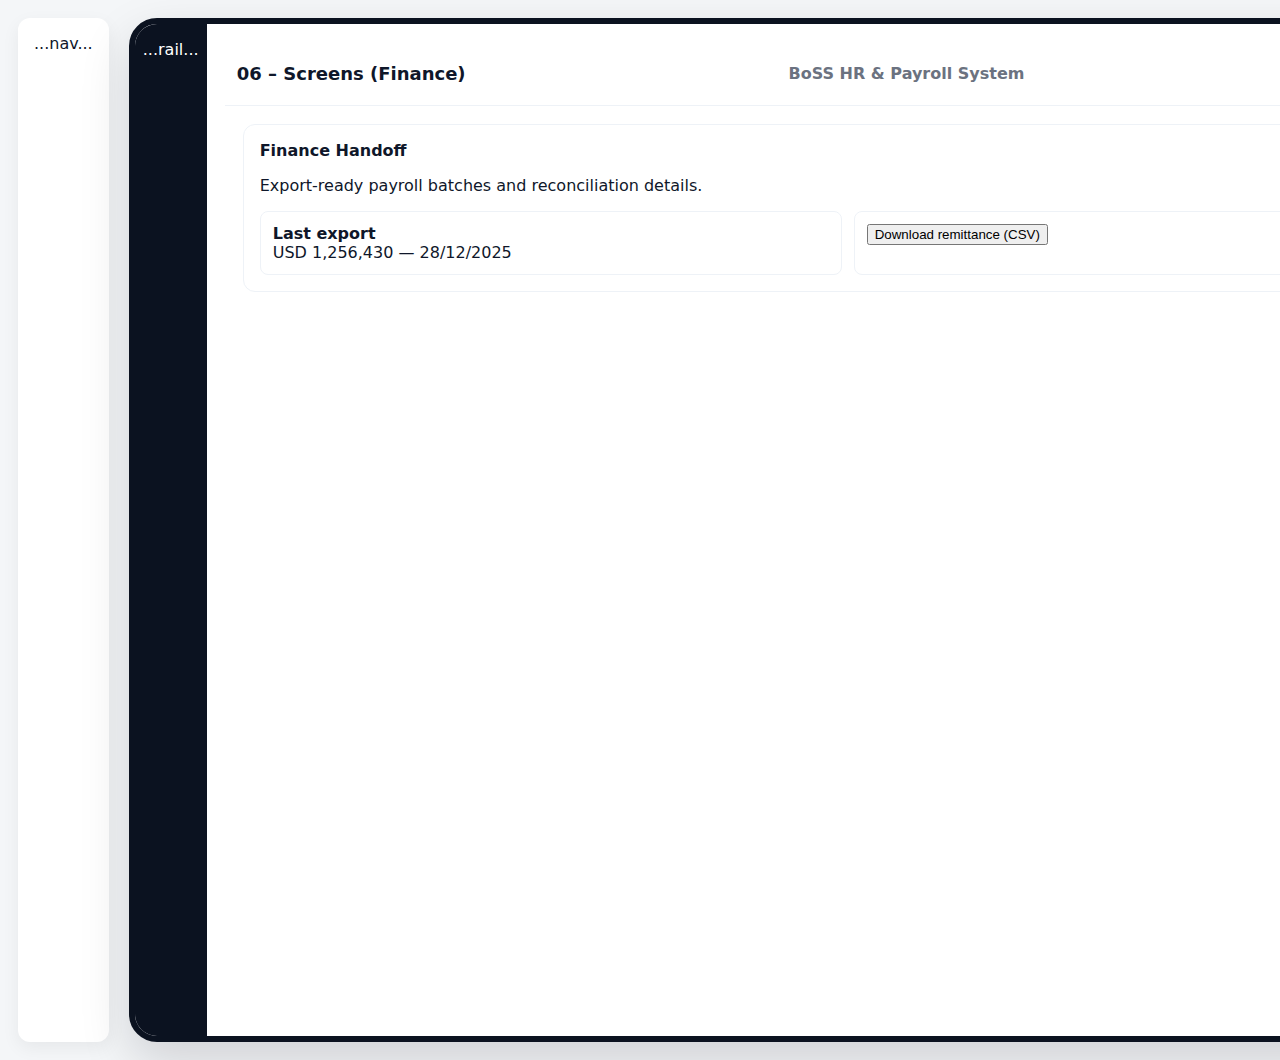
<file: 06-screens-finance.html>
<!doctype html>
<html lang="en"><head><meta charset="utf-8"/><meta name="viewport" content="width=device-width, initial-scale=1"/><title>06 – Screens (Finance)</title><link rel="stylesheet" href="assets/styles.css"/></head><body>
  <div class="app"><aside class="app-nav">...nav...</aside>
  <div class="device-wrap"><div class="device"><div class="viewport">
  <nav class="rail">...rail...</nav>
  <main class="screen"><div class="topbar"><div class="title">06 – Screens (Finance)</div><div class="system">BoSS HR & Payroll System</div><div class="actions"><div class="role role-label">Finance</div></div></div>
  <div class="content">
    <section class="section"><h4>Finance Handoff</h4>
      <p class="small">Export-ready payroll batches and reconciliation details.</p>
      <div style="display:flex;gap:12px"><div style="flex:1;background:#fff;padding:12px;border-radius:8px;border:1px solid #eef2f7"><strong>Last export</strong><div class="small">USD 1,256,430 — 28/12/2025</div></div>
      <div style="flex:1;background:#fff;padding:12px;border-radius:8px;border:1px solid #eef2f7"><button class="btn-primary">Download remittance (CSV)</button></div></div>
    </section>
  </div></main>
  </div></div></div></div>
  <script src="assets/app.js"></script>
</body></html>
</file>
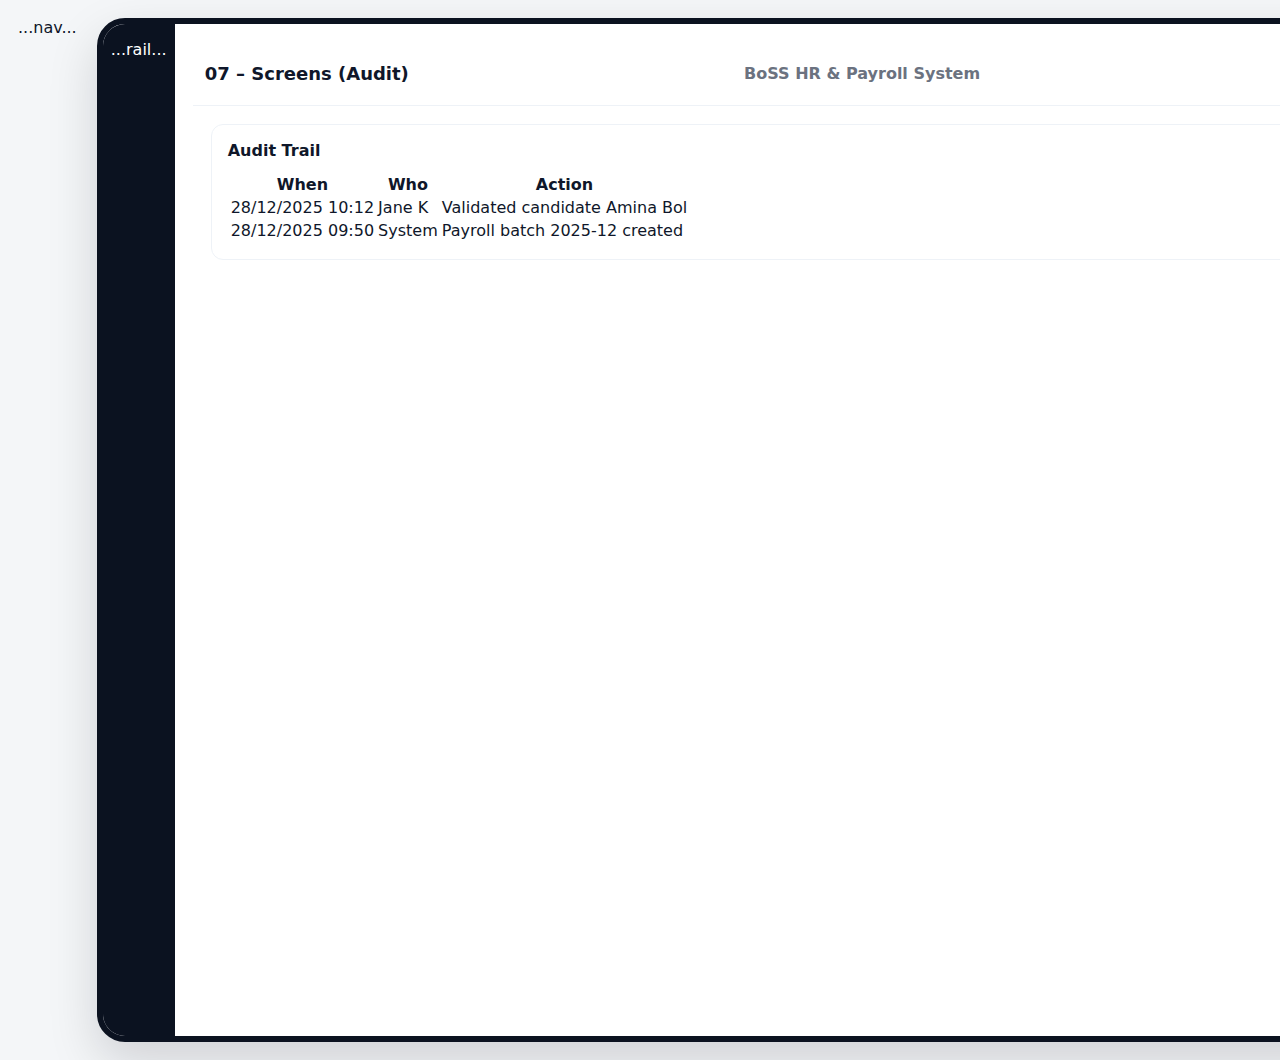
<file: 07-screens-audit.html>
<!doctype html>
<html lang="en"><head><meta charset="utf-8"/><meta name="viewport" content="width=device-width, initial-scale=1"/><title>07 – Screens (Audit)</title><link rel="stylesheet" href="assets/styles.css"/></head><body>
  <div class="app">...nav...
  <div class="device-wrap"><div class="device"><div class="viewport"><nav class="rail">...rail...</nav>
  <main class="screen"><div class="topbar"><div class="title">07 – Screens (Audit)</div><div class="system">BoSS HR & Payroll System</div><div class="actions"><div class="role role-label">Audit</div></div></div>
  <div class="content"><section class="section"><h4>Audit Trail</h4><table class="table"><thead><tr><th>When</th><th>Who</th><th>Action</th></tr></thead><tbody><tr><td>28/12/2025 10:12</td><td>Jane K</td><td>Validated candidate Amina Bol</td></tr><tr><td>28/12/2025 09:50</td><td>System</td><td>Payroll batch 2025-12 created</td></tr></tbody></table></section></div></main>
  </div></div></div></div>
  <script src="assets/app.js"></script>
</body></html>
</file>
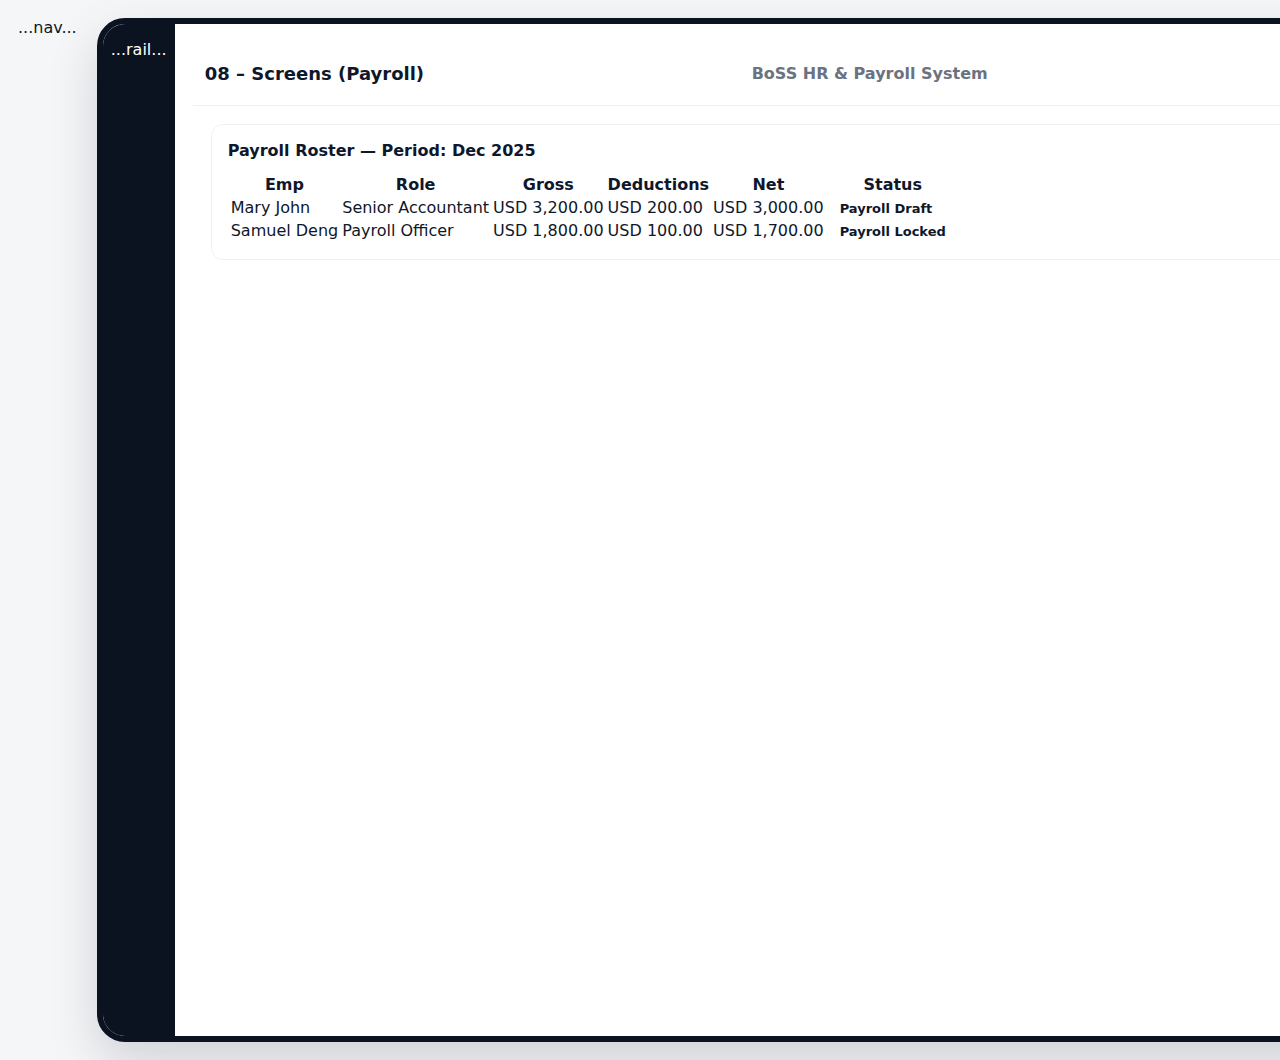
<file: 08-screens-payroll.html>
<!doctype html>
<html lang="en"><head><meta charset="utf-8"/><meta name="viewport" content="width=device-width, initial-scale=1"/><title>08 – Screens (Payroll)</title><link rel="stylesheet" href="assets/styles.css"/></head><body>
  <div class="app">...nav...
  <div class="device-wrap"><div class="device"><div class="viewport"><nav class="rail">...rail...</nav>
  <main class="screen"><div class="topbar"><div class="title">08 – Screens (Payroll)</div><div class="system">BoSS HR & Payroll System</div><div class="actions"><div class="role role-label">Payroll</div></div></div>
  <div class="content"><section class="section"><h4>Payroll Roster — Period: Dec 2025</h4>
    <table class="table"><thead><tr><th>Emp</th><th>Role</th><th>Gross</th><th>Deductions</th><th>Net</th><th>Status</th></tr></thead>
    <tbody>
      <tr><td>Mary John</td><td>Senior Accountant</td><td>USD 3,200.00</td><td>USD 200.00</td><td>USD 3,000.00</td><td><span class="badge paydraft">Payroll Draft</span></td></tr>
      <tr><td>Samuel Deng</td><td>Payroll Officer</td><td>USD 1,800.00</td><td>USD 100.00</td><td>USD 1,700.00</td><td><span class="badge paylocked">Payroll Locked</span></td></tr>
    </tbody></table></section></div></main>
  </div></div></div></div>
  <script src="assets/app.js"></script>
</body></html>
</file>
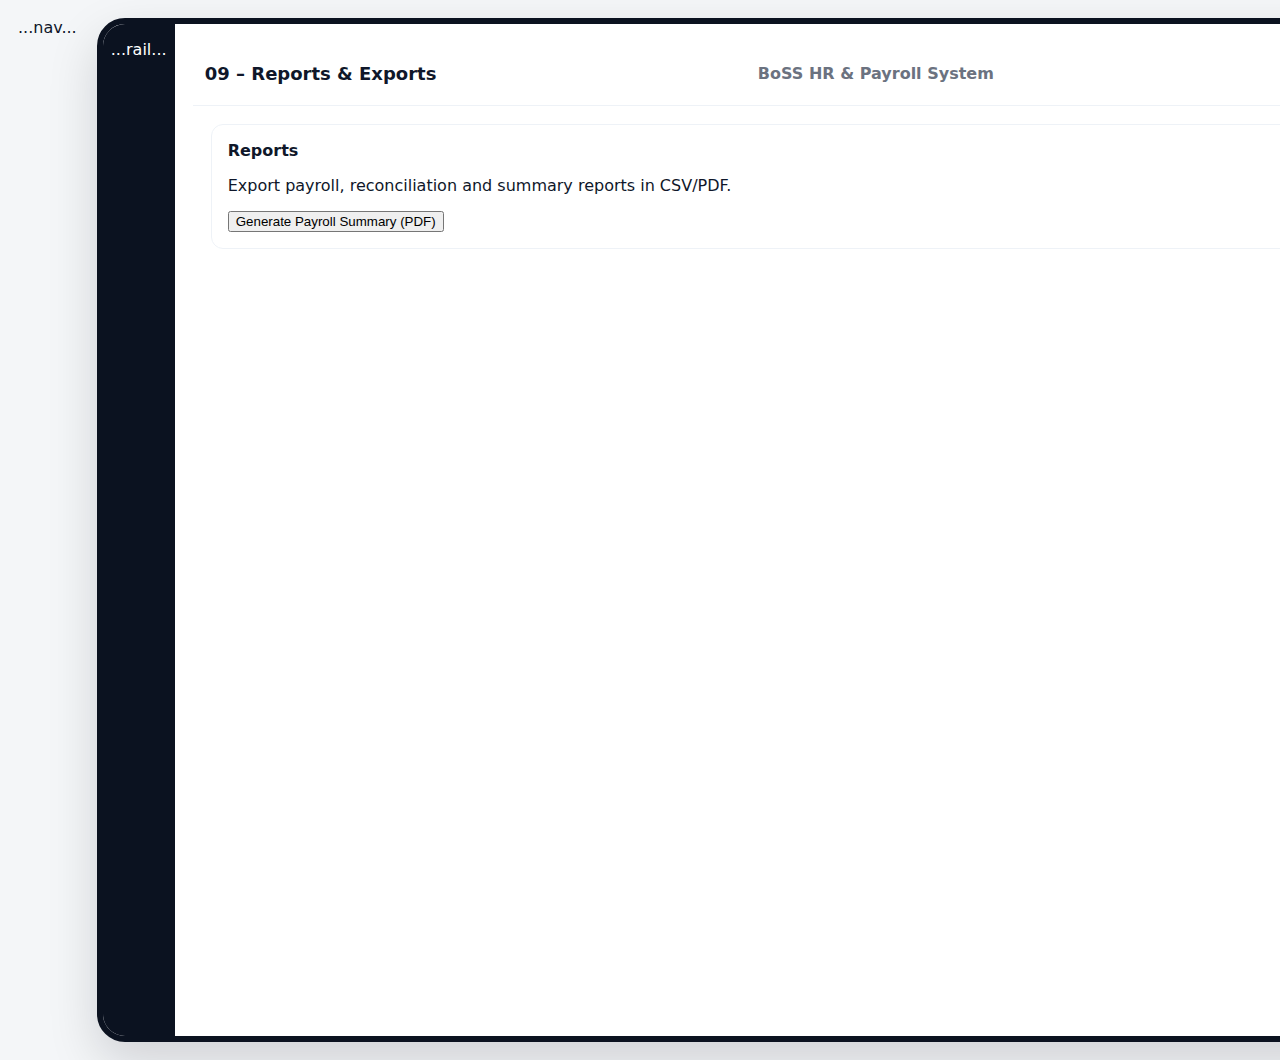
<file: 09-reports-exports.html>
<!doctype html>
<html lang="en"><head><meta charset="utf-8"/><meta name="viewport" content="width=device-width, initial-scale=1"/><title>09 – Reports & Exports</title><link rel="stylesheet" href="assets/styles.css"/></head><body>
  <div class="app">...nav...
  <div class="device-wrap"><div class="device"><div class="viewport"><nav class="rail">...rail...</nav>
  <main class="screen"><div class="topbar"><div class="title">09 – Reports & Exports</div><div class="system">BoSS HR & Payroll System</div><div class="actions"><div class="role role-label">Reports</div></div></div>
  <div class="content"><section class="section"><h4>Reports</h4><p class="small">Export payroll, reconciliation and summary reports in CSV/PDF.</p><button class="btn-primary">Generate Payroll Summary (PDF)</button></section></div></main>
  </div></div></div></div>
  <script src="assets/app.js"></script>
</body></html>
</file>
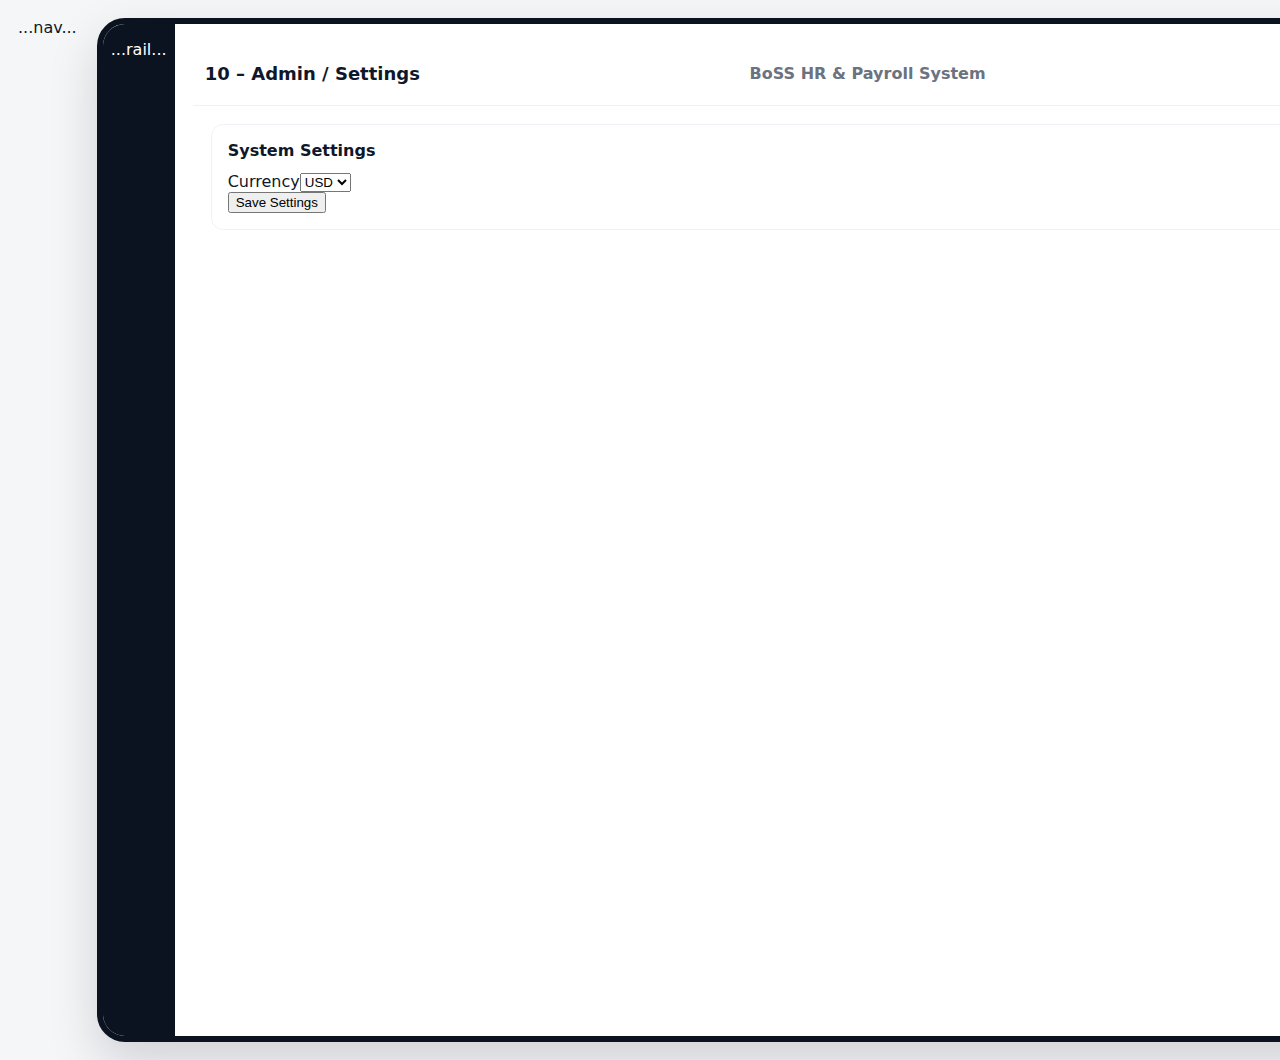
<file: 10-admin-settings.html>
<!doctype html>
<html lang="en"><head><meta charset="utf-8"/><meta name="viewport" content="width=device-width, initial-scale=1"/><title>10 – Admin / Settings</title><link rel="stylesheet" href="assets/styles.css"/></head><body>
  <div class="app">...nav...
  <div class="device-wrap"><div class="device"><div class="viewport"><nav class="rail">...rail...</nav>
  <main class="screen"><div class="topbar"><div class="title">10 – Admin / Settings</div><div class="system">BoSS HR & Payroll System</div><div class="actions"><div class="role role-label">Admin</div></div></div>
  <div class="content"><section class="section"><h4>System Settings</h4><div class="form-row"><label class="small">Currency</label><select class="input"><option>USD</option></select></div><div class="form-row"><button class="btn-primary">Save Settings</button></div></section></div></main>
  </div></div></div></div>
  <script src="assets/app.js"></script>
</body></html>
</file>
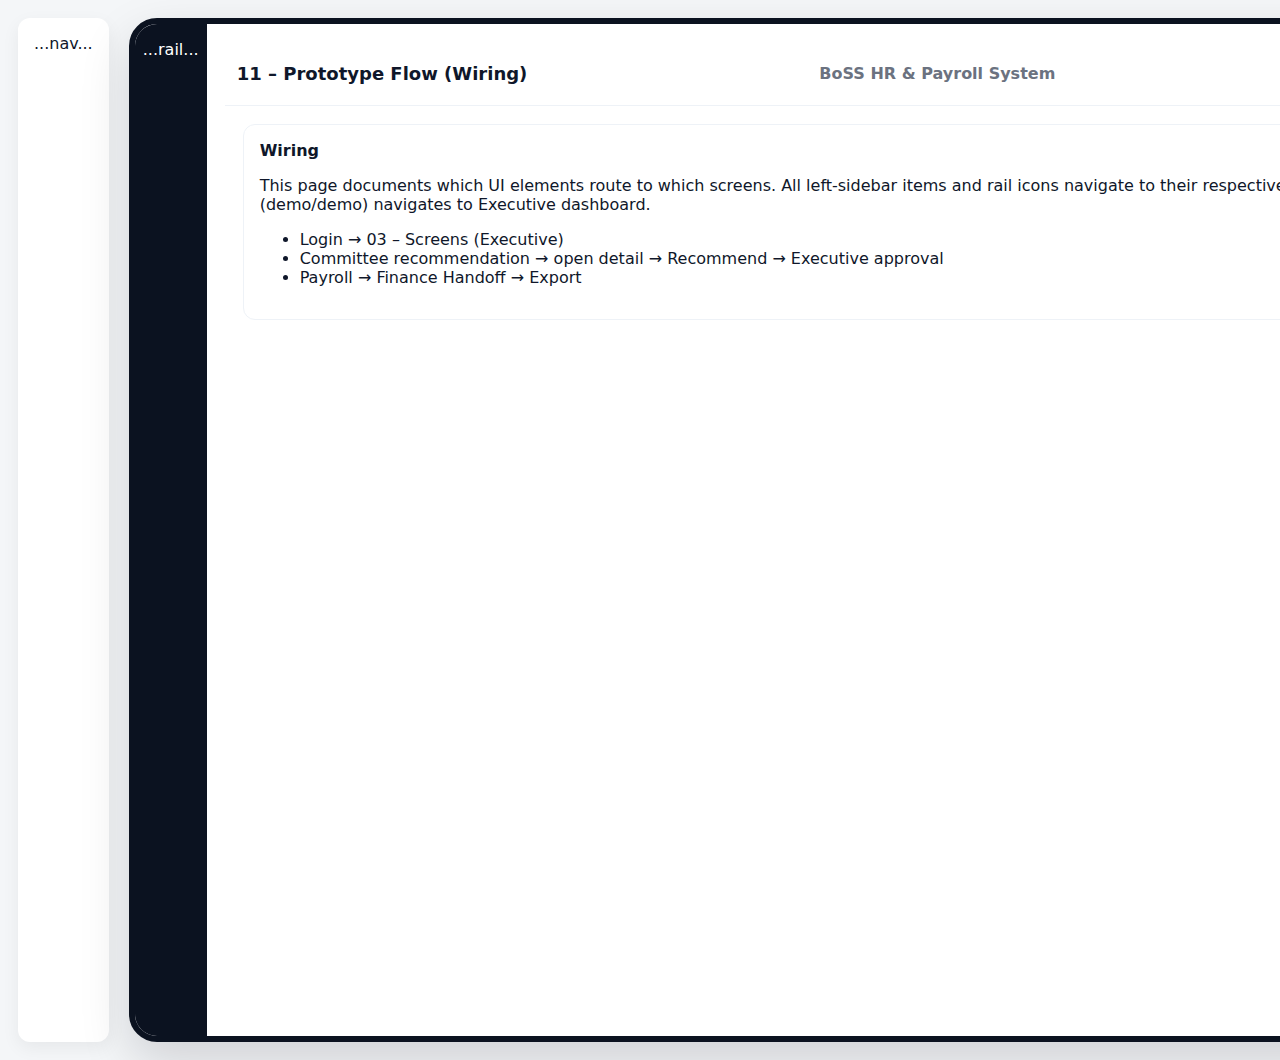
<file: 11-prototype-flow.html>
<!doctype html>
<html lang="en"><head><meta charset="utf-8"/><meta name="viewport" content="width=device-width, initial-scale=1"/><title>11 – Prototype Flow (Wiring)</title><link rel="stylesheet" href="assets/styles.css"/></head><body>
  <div class="app"><aside class="app-nav">...nav...</aside>
  <div class="device-wrap"><div class="device"><div class="viewport"><nav class="rail">...rail...</nav>
  <main class="screen"><div class="topbar"><div class="title">11 – Prototype Flow (Wiring)</div><div class="system">BoSS HR & Payroll System</div><div class="actions"><div class="role role-label">Prototype</div></div></div>
  <div class="content"><section class="section"><h4>Wiring</h4><p class="small">This page documents which UI elements route to which screens. All left-sidebar items and rail icons navigate to their respective pages. Login (demo/demo) navigates to Executive dashboard.</p>
  <ul><li>Login → 03 – Screens (Executive)</li><li>Committee recommendation → open detail → Recommend → Executive approval</li><li>Payroll → Finance Handoff → Export</li></ul></section></div></main>
  </div></div></div></div>
  <script src="assets/app.js"></script>
</body></html>
</file>
<file: assets/styles.css>
:root{--bg:#f4f6f8;--card:#ffffff;--muted:#6b7280;--accent:#0b5cff;--rail-width:72px;--device-w:1366px;--device-h:1024px;--glass:rgba(255,255,255,0.6)}
*{box-sizing:border-box}
body{margin:0;background:var(--bg);font-family:Inter, ui-sans-serif, system-ui, -apple-system, 'Segoe UI', Roboto, 'Helvetica Neue', Arial;color:#0f172a}
.app{display:flex;gap:20px;padding:18px}
.app-nav{width:260px;background:var(--card);border-radius:12px;padding:16px;box-shadow:0 6px 18px rgba(2,6,23,0.06)}
.app-nav h3{margin:0 0 12px 0;font-size:13px;color:var(--muted)}
.pages{display:flex;flex-direction:column;gap:6px}
.page-link{padding:10px 12px;border-radius:8px;font-weight:700;color:#0f172a;cursor:pointer}
.page-link.active{background:linear-gradient(90deg,#eef2ff,#fff);box-shadow:inset 0 -1px 0 rgba(0,0,0,0.03)}
.device-wrap{display:flex;flex-direction:column;align-items:center}
.device{width:var(--device-w);height:var(--device-h);background:var(--card);border-radius:28px;box-shadow:0 20px 50px rgba(2,6,23,0.15);overflow:hidden;border:6px solid #0b1220}
.viewport{width:100%;height:100%;display:flex}
.rail{width:var(--rail-width);background:#0b1220;color:#fff;display:flex;flex-direction:column;align-items:center;padding-top:16px;gap:8px}
.rail .btn{width:48px;height:48px;border-radius:12px;display:flex;align-items:center;justify-content:center;cursor:pointer}
.rail .btn svg{width:24px;height:24px;fill:currentColor}
.rail .btn.active{background:rgba(255,255,255,0.06)}
.rail .spacer{flex:1}
.screen{flex:1;padding:18px;display:flex;flex-direction:column}
.topbar{height:64px;display:flex;align-items:center;gap:12px;padding:0 12px;border-bottom:1px solid #eef2f7}
.topbar .title{font-weight:700;font-size:18px}
.topbar .system{flex:1;text-align:center;font-weight:700;color:var(--muted)}
.topbar .actions{display:flex;align-items:center;gap:12px}
.role{background:#eef2ff;color:var(--accent);padding:6px 12px;border-radius:999px;font-weight:700}
.logout{width:40px;height:40px;border-radius:8px;display:flex;align-items:center;justify-content:center;cursor:pointer}
.content{padding:18px;overflow:auto}
.section{background:var(--card);border-radius:12px;padding:16px;margin-bottom:12px;border:1px solid #eef2f7}
.section h4{margin:0 0 12px 0}
.badges{display:flex;flex-wrap:wrap;gap:8px}
.badge{padding:6px 12px;border-radius:999px;font-weight:700;font-size:13px}
.submitted{background:#fff7ed;color:#b45309;border:1px solid #fef3c7}
.validated{background:#ecfeff;color:#065f46;border:1px solid #cffafe'}
.table{width:100%;border-collapse:collapse}
.table th,.table td{padding:10px;border-bottom:1px solid #eef2f7;text-align:left}
.form-row{display:flex;gap:12px;align-items:center;margin-bottom:10px}
.input{padding:8px 10px;border-radius:8px;border:1px solid #e6edf6;background:#fff;min-width:0}
.btn-primary{background:var(--accent);color:#fff;padding:8px 14px;border-radius:8px;border:none;cursor:pointer}
.logo{height:44px}
.login-panel{width:420px;margin:80px auto;background:var(--card);padding:28px;border-radius:12px;box-shadow:0 10px 30px rgba(2,6,23,0.08)}
.small{font-size:13px;color:var(--muted)}
.footer{font-size:12px;color:var(--muted);text-align:center;margin-top:8px}

/* Locked frame note */
.note{font-size:12px;color:var(--muted)}

/* Responsive safe */
@media(max-width:1400px){.device{transform:scale(0.9);transform-origin:top left}}
</file>
